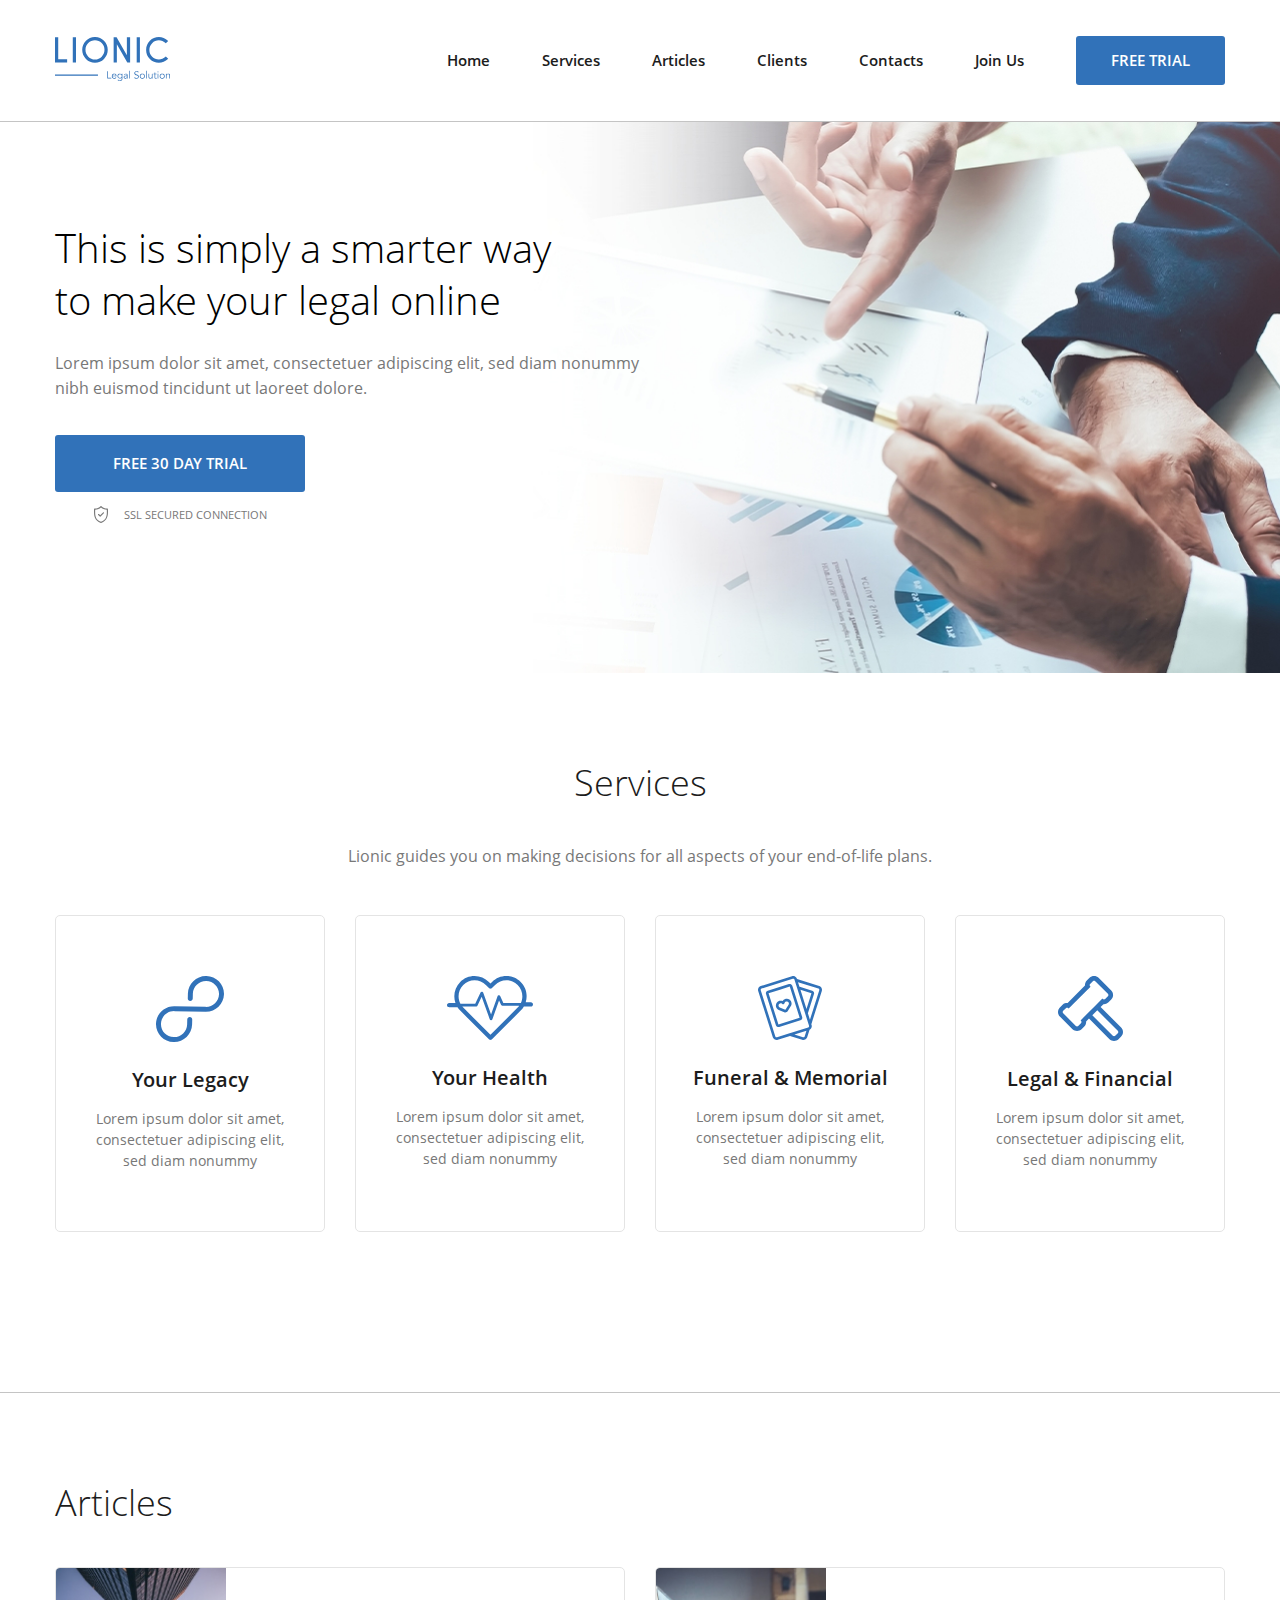
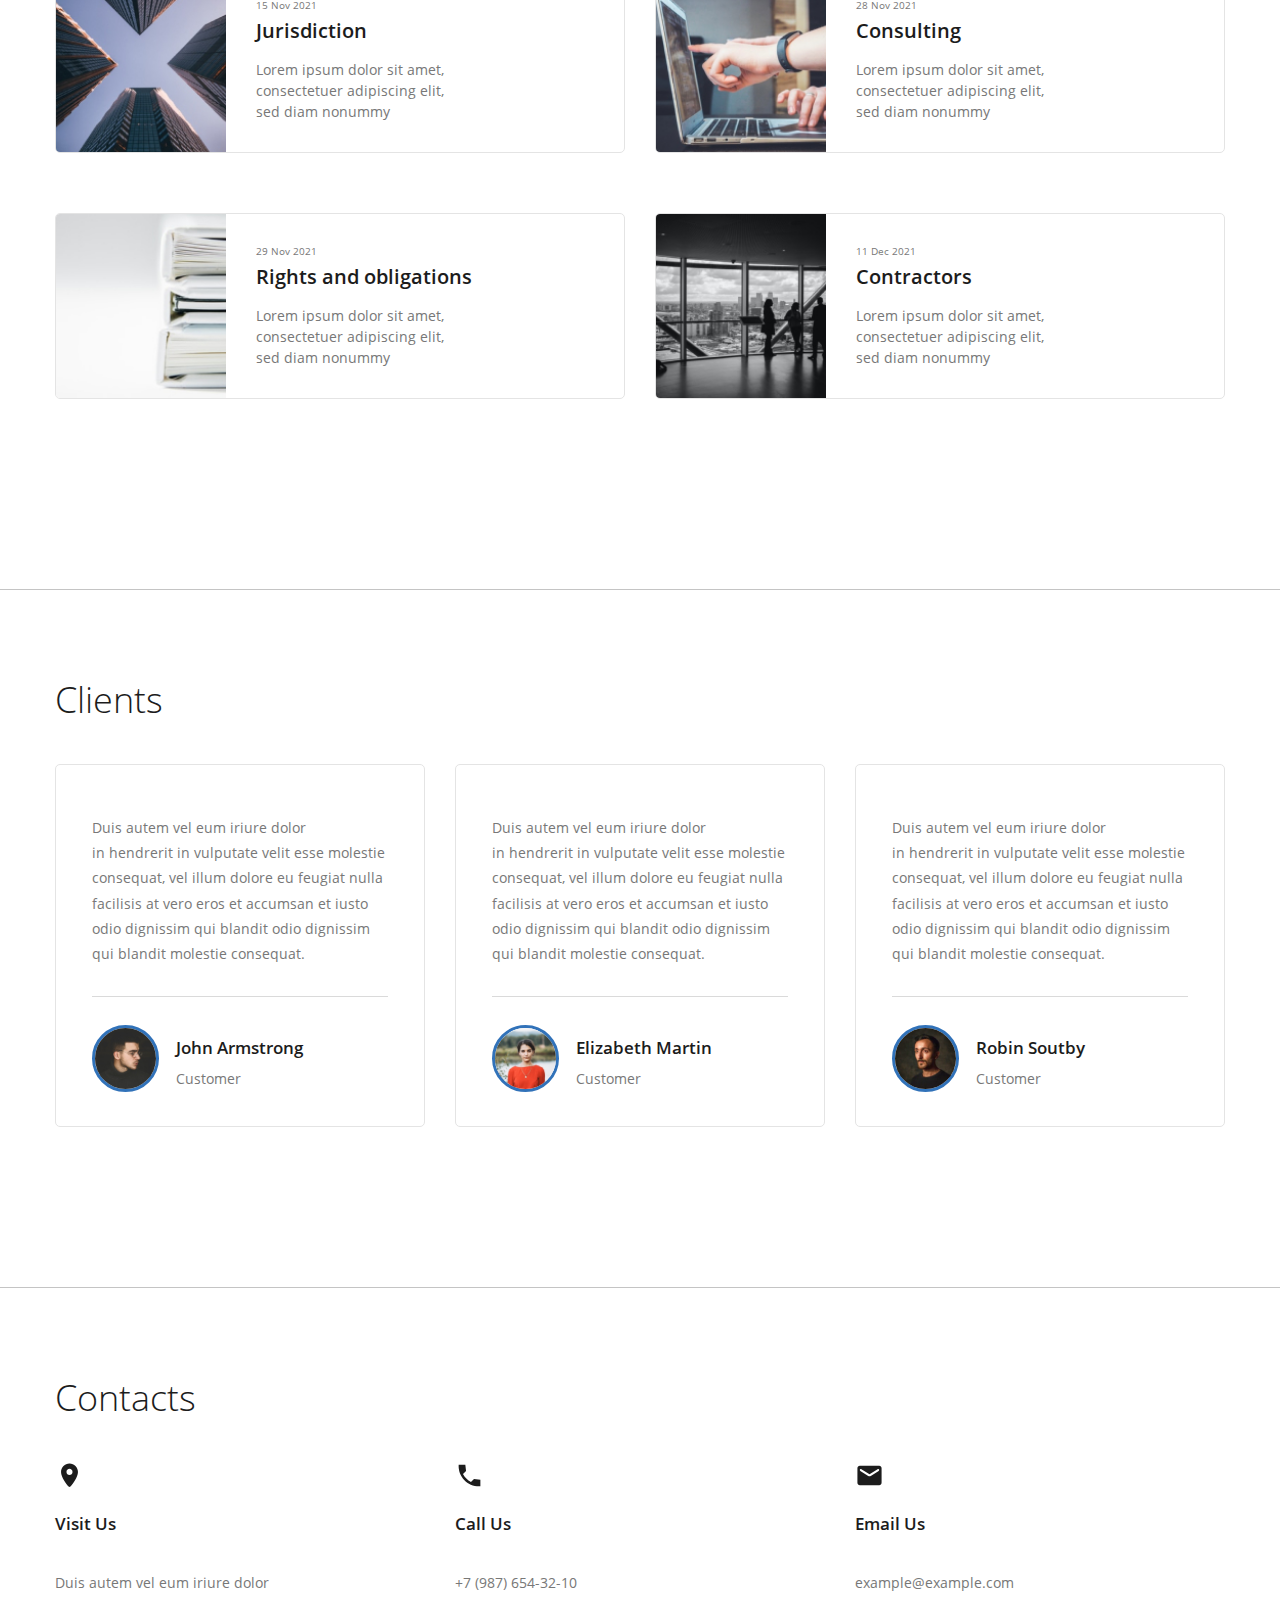
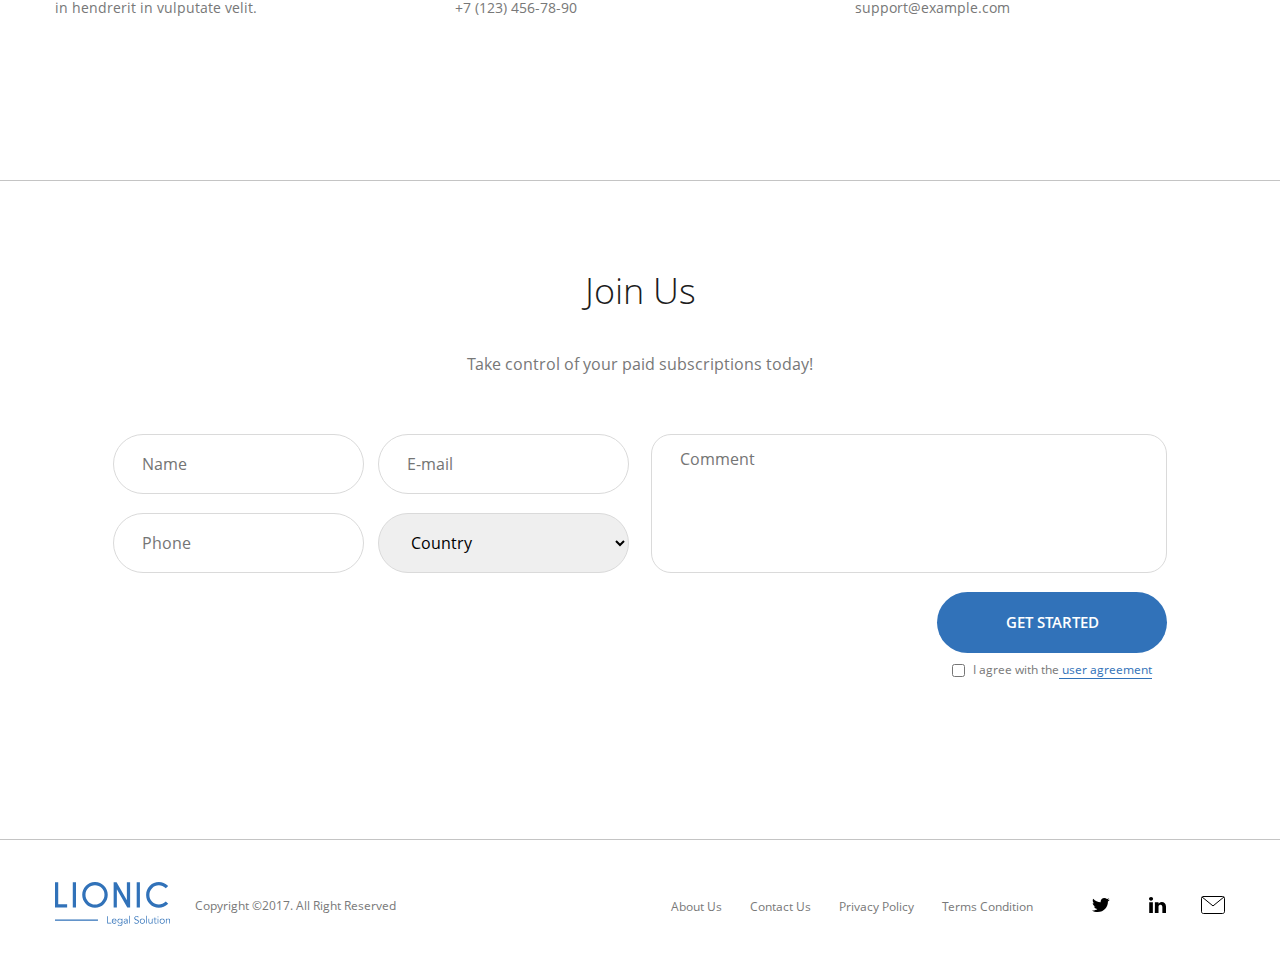
<file: Лионик от куратора 11.3/index.html>
<!DOCTYPE html>
<html lang="en">

<head>
  <meta charset="UTF-8">
  <meta name="viewport" content="width=device-width, initial-scale=1.0">
  <title>Lionic</title>
  <link rel="stylesheet" href="css/normalize.css">
  <link rel="stylesheet" href="css/style.css">

</head>

<body>
  <header class="header" id="home">
    <div class="container flex header-container">
      <a href="#" class="header-logo">
        <img src="img/logo.svg" alt="Logo">
      </a>
      <nav class="header-nav">
        <ul class="header-list list-reset flex">
          <li class="header-list-item"><a href="#home" class="header-link">Home</a></li>
          <li class="header-list-item"><a href="#services" class="header-link">Services</a></li>
          <li class="header-list-item"><a href="#articles" class="header-link">Articles</a></li>
          <li class="header-list-item"><a href="#clients" class="header-link">Clients</a></li>
          <li class="header-list-item"><a href="#contacts" class="header-link">Contacts</a></li>
          <li class="header-list-item"><a href="#join" class="header-link">Join Us</a></li>
        </ul>
      </nav>
      <button class="header-btn btn btn-reset">Free Trial</button>
    </div>
  </header>
  <main class="main">
    <section class="hero">
      <div class="container">
        <div class="hero-content flex">
          <h1 class="hero-title">
            This is&nbsp;simply a&nbsp;smarter way to&nbsp;make your legal online
          </h1>
          <p class="hero-descr">
            Lorem ipsum dolor sit amet, consectetuer adipiscing elit, sed diam nonummy nibh euismod tincidunt
            ut&nbsp;laoreet dolore.
          </p>
          <div class="hero-wrapper">
            <button class="hero-btn btn btn-reset">Free 30 day trial</button>
            <span class="hero-secure">SSL secured connection</span>
          </div>
        </div>
      </div>
    </section>
    <section class="services section-offset" id="services">
      <div class="container">
        <h2 class="services-title section-title">Services</h2>
        <p class="services-descr section-descr">Lionic guides you on&nbsp;making decisions for all aspects of&nbsp;your
          end-of-life plans.</p>
        <ul class="services-list list-reset flex">
          <li class="services-item flex">
            <svg class="services-item-icon" width="68" height="66" viewBox="0 0 68 66" fill="none"
              xmlns="http://www.w3.org/2000/svg">
              <g clip-path="url(#clip0)">
                <path
                  d="M50.393 0.00398661C40.438 -0.212013 32.146 7.63799 31.9 17.512L31.776 22.483C31.742 23.839 32.833 24.973 34.2 25.003C35.567 25.032 36.713 23.947 36.746 22.591L36.871 17.62C37.049 10.471 43.062 4.77799 50.271 4.93399C57.478 5.09099 63.201 11.038 63.023 18.187C62.844 25.335 56.831 31.029 49.623 30.872L18.5 30.197C8.54499 29.981 0.252987 37.831 0.00698678 47.705C-0.240013 57.579 7.65099 65.78 17.607 65.995C27.562 66.211 35.854 58.362 36.1 48.488L36.223 43.572C36.257 42.215 35.166 41.082 33.799 41.052C32.432 41.022 31.286 42.108 31.252 43.464L31.129 48.38C30.951 55.529 24.938 61.222 17.729 61.066C10.522 60.909 4.79899 54.962 4.97699 47.813C5.15599 40.664 11.169 34.971 18.377 35.127L49.5 35.802C59.456 36.018 67.747 28.169 67.994 18.295C68.24 8.41999 60.349 0.219987 50.394 0.00498661L50.393 0.00398661Z"
                  />
              </g>
              <defs>
                <clipPath id="clip0">
                  <rect width="68" height="66" fill="white" />
                </clipPath>
              </defs>
            </svg>
            <h3 class="services-item-title">
              Your Legacy
            </h3>
            <p class="services-item-descr">
              Lorem ipsum dolor sit amet, consectetuer adipiscing elit, sed diam nonummy
            </p>
          </li>
          <li class="services-item flex">
            <svg class="services-item-icon" width="86" height="64" viewBox="0 0 86 64" fill="none"
              xmlns="http://www.w3.org/2000/svg">
              <path
                d="M79.622 20.272C79.622 22.336 79.316 24.352 78.726 26.27H83.868C85.045 26.27 86 27.227 86 28.406C86 29.586 85.045 30.541 83.868 30.541H77.47C77.268 30.541 77.073 30.513 76.888 30.461C76.0053 31.9743 74.9311 33.3675 73.692 34.606L44.972 63.374C44.7741 63.5725 44.539 63.73 44.2802 63.8375C44.0213 63.9449 43.7438 64.0002 43.4635 64.0002C43.1832 64.0002 42.9057 63.9449 42.6468 63.8375C42.388 63.73 42.1529 63.5725 41.955 63.374L13.233 34.606C12.1963 33.5688 11.2752 32.422 10.486 31.186C10.315 31.23 10.136 31.254 9.95 31.254H2.132C1.85176 31.2537 1.57431 31.1983 1.31551 31.0908C1.0567 30.9833 0.821595 30.8259 0.623621 30.6276C0.425646 30.4292 0.268677 30.1938 0.161676 29.9348C0.0546755 29.6758 -0.000261829 29.3983 9.38171e-07 29.118C9.38171e-07 27.938 0.955001 26.982 2.132 26.982H8.447C5.965 19.861 7.56 11.618 13.233 5.93801C15.1066 4.05015 17.3363 2.55313 19.793 1.5338C22.2497 0.514473 24.8843 -0.00687342 27.544 1.15198e-05C32.95 1.15198e-05 38.034 2.10901 41.856 5.93801L43.463 7.54701L45.07 5.93701C46.9438 4.04921 49.1737 2.55231 51.6306 1.53315C54.0874 0.513987 56.7222 -0.0071368 59.382 1.15198e-05C62.0417 -0.00681806 64.6763 0.514553 67.133 1.53388C69.5896 2.55321 71.8194 4.0502 73.693 5.93801C75.5791 7.8172 77.0741 10.0515 78.0918 12.5117C79.1094 14.972 79.6295 17.6096 79.622 20.272ZM70.678 8.95701C69.1987 7.46697 67.4383 6.28548 65.4989 5.48108C63.5595 4.67667 61.4796 4.26536 59.38 4.27101C57.2807 4.26563 55.2012 4.67706 53.2622 5.48146C51.3231 6.28586 49.563 7.46721 48.084 8.95701L44.969 12.077C44.7713 12.2754 44.5364 12.4329 44.2777 12.5403C44.019 12.6478 43.7416 12.7031 43.4615 12.7031C43.1814 12.7031 42.904 12.6478 42.6453 12.5403C42.3866 12.4329 42.1517 12.2754 41.954 12.077L38.84 8.95701C37.3608 7.46718 35.6005 6.28582 33.6613 5.48142C31.7221 4.67703 29.6424 4.26561 27.543 4.27101C25.4437 4.26546 23.3642 4.67682 21.4251 5.48123C19.486 6.28564 17.7259 7.46708 16.247 8.95701C11.173 14.04 10.232 21.718 13.425 27.763H28.236L33.538 16.479C33.783 15.959 34.277 15.634 34.891 15.663C35.1717 15.6764 35.4421 15.7726 35.6681 15.9396C35.8942 16.1065 36.0657 16.3367 36.161 16.601L44.051 38.487L50.542 20.168C50.6364 19.9007 50.8086 19.6678 51.0365 19.4992C51.2643 19.3306 51.5374 19.2341 51.8206 19.2221C52.1038 19.21 52.3842 19.283 52.6255 19.4316C52.8669 19.5802 53.0583 19.7977 53.175 20.056L56.351 27.051H73.852C76.612 21.125 75.554 13.842 70.677 8.95701H70.678ZM16.248 31.586L43.463 58.844L70.678 31.586C71.2253 31.038 71.7323 30.4512 72.195 29.83H55.736C55.179 29.83 54.373 29.573 54.143 29.064L52.046 24.444L45.404 43.189C45.204 43.755 44.67 44.135 44.069 44.136H44.066C43.466 44.136 42.933 43.76 42.729 43.196L34.653 20.798L30.426 29.794C30.192 30.292 29.99 30.541 29.439 30.541H15.293C15.593 30.901 15.912 31.249 16.248 31.586Z"
                />
            </svg>
            <h3 class="services-item-title">
              Your Health
            </h3>
            <p class="services-item-descr">
              Lorem ipsum dolor sit amet, consectetuer adipiscing elit, sed diam nonummy
            </p>
          </li>
          <li class="services-item flex">
            <svg class="services-item-icon" width="64" height="64" viewBox="0 0 64 64" fill="none"
              xmlns="http://www.w3.org/2000/svg">
              <path
                d="M63.8101 15.073L53.3321 48.146L53.5791 48.926C53.7393 49.4264 53.7986 49.9537 53.7536 50.4772C53.7086 51.0008 53.5603 51.5102 53.3171 51.976C52.9241 52.732 52.3171 53.329 51.5701 53.704L51.5611 53.737L49.1941 61.207C48.8722 62.2171 48.1632 63.0585 47.2223 63.5469C46.2815 64.0354 45.1853 64.131 44.1741 63.813L32.0001 59.957L19.8261 63.813C18.8148 64.131 17.7187 64.0354 16.7778 63.5469C15.8369 63.0585 15.1279 62.2171 14.8061 61.207L0.188058 15.074C0.0280711 14.5735 -0.0310613 14.0462 0.0140824 13.5227C0.0592262 12.9991 0.20775 12.4897 0.451058 12.024C0.69167 11.5566 1.02267 11.1416 1.42487 10.8031C1.82706 10.4646 2.29245 10.2093 2.79406 10.052L33.9431 0.187C34.9542 -0.131631 36.0504 -0.0363451 36.9915 0.451969C37.9325 0.940283 38.6415 1.78178 38.9631 2.792L39.0401 3.034C39.0491 3.036 39.0581 3.037 39.0661 3.04L61.2061 10.053C61.7073 10.2103 62.1723 10.4654 62.5743 10.8035C62.9763 11.1417 63.3073 11.5561 63.5481 12.023C64.0401 12.973 64.1331 14.055 63.8101 15.073ZM48.4441 54.75L36.4161 58.559L44.9781 61.271C45.3153 61.3777 45.6811 61.3463 45.9951 61.1835C46.3092 61.0208 46.5458 60.7401 46.6531 60.403L48.4441 54.75ZM51.0371 49.732L36.4211 3.598C36.3142 3.26106 36.078 2.98029 35.7644 2.81736C35.4507 2.65442 35.0852 2.62264 34.7481 2.729L3.60006 12.595C3.26006 12.702 2.98306 12.935 2.81906 13.252C2.73787 13.4073 2.68829 13.5771 2.67319 13.7517C2.65808 13.9263 2.67775 14.1021 2.73106 14.269L17.3471 60.402C17.5691 61.103 18.3201 61.492 19.0211 61.271L31.5611 57.299C31.5891 57.289 31.6171 57.279 31.6461 57.272L50.1691 51.405C50.5091 51.298 50.7861 51.065 50.9491 50.748C51.1141 50.432 51.1451 50.071 51.0371 49.731V49.732ZM48.4971 32.885L53.4461 17.265L42.4451 13.781L48.4971 32.885ZM61.1801 13.25C61.0998 13.0945 60.9896 12.9565 60.8557 12.8439C60.7218 12.7313 60.567 12.6464 60.4001 12.594L40.0231 6.14L41.4691 10.701C41.5571 10.711 41.6451 10.729 41.7321 10.757L54.2501 14.722C54.5841 14.8269 54.894 14.9969 55.1619 15.2223C55.4299 15.4477 55.6505 15.7239 55.8111 16.035C55.9734 16.3456 56.0726 16.6852 56.1028 17.0344C56.133 17.3835 56.0937 17.7352 55.9871 18.069L49.8951 37.297L51.9331 43.731L61.2681 14.267C61.3751 13.927 61.3441 13.567 61.1801 13.25ZM30.9401 23.336C31.5152 23.6323 32.0259 24.0398 32.4425 24.5349C32.8591 25.0299 33.1733 25.6027 33.3671 26.22C33.5725 26.8654 33.633 27.5483 33.5443 28.2198C33.4557 28.8913 33.22 29.535 32.8541 30.105L29.6411 35.126C29.3916 35.5142 29.0489 35.8336 28.6441 36.0552C28.2393 36.2767 27.7855 36.3932 27.3241 36.394C26.9701 36.394 26.6161 36.326 26.2841 36.19L20.7651 33.936C20.1378 33.6806 19.5745 33.29 19.1154 32.792C18.6563 32.2941 18.3127 31.701 18.1091 31.055C17.9119 30.4388 17.8389 29.7897 17.8943 29.1451C17.9498 28.5006 18.1326 27.8734 18.4321 27.3C18.7284 26.7249 19.1359 26.2142 19.631 25.7976C20.126 25.3811 20.6988 25.0668 21.3161 24.873C22.3839 24.5378 23.5338 24.5745 24.5781 24.977C25.1998 24.0462 26.1189 23.3539 27.1851 23.013C27.8013 22.8161 28.4504 22.7433 29.0949 22.7987C29.7394 22.8541 30.3665 23.0368 30.9401 23.336ZM30.8251 27.025C30.7361 26.742 30.5919 26.4795 30.4009 26.2526C30.2098 26.0257 29.9757 25.8389 29.7121 25.703C29.4491 25.5656 29.1615 25.4818 28.8659 25.4564C28.5703 25.431 28.2726 25.4645 27.9901 25.555C27.6178 25.6716 27.2823 25.8833 27.0168 26.1692C26.7513 26.455 26.565 26.8051 26.4761 27.185C26.4221 27.4083 26.3114 27.6139 26.1547 27.7819C25.998 27.9499 25.8006 28.0747 25.5816 28.1441C25.3626 28.2135 25.1294 28.2251 24.9045 28.178C24.6797 28.1309 24.4708 28.0265 24.2981 27.875C24.0064 27.6158 23.6523 27.4371 23.2705 27.3565C22.8888 27.2758 22.4926 27.296 22.1211 27.415C21.838 27.5042 21.5755 27.6487 21.3488 27.8401C21.122 28.0315 20.9355 28.266 20.8001 28.53C20.6627 28.793 20.5789 29.0806 20.5535 29.3762C20.5281 29.6718 20.5616 29.9694 20.6521 30.252C20.8271 30.805 21.2371 31.249 21.7751 31.469L27.2931 33.723C27.3114 33.731 27.3322 33.7317 27.3511 33.725C27.3696 33.7194 27.3856 33.7074 27.3961 33.691L30.6091 28.669C30.9231 28.179 31.0021 27.581 30.8261 27.027L30.8251 27.025ZM44.1721 40.932C44.2788 41.2656 44.3183 41.6171 44.2882 41.966C44.2582 42.315 44.1592 42.6545 43.9971 42.965C43.8365 43.2764 43.6158 43.5529 43.3477 43.7785C43.0796 44.004 42.7694 44.1742 42.4351 44.279L21.2401 50.994C20.5659 51.2062 19.835 51.1426 19.2077 50.817C18.5803 50.4914 18.1076 49.9305 17.8931 49.257L8.01306 18.07C7.90624 17.7362 7.8667 17.3846 7.89674 17.0355C7.92678 16.6863 8.0258 16.3466 8.18806 16.036C8.34862 15.7249 8.56923 15.4487 8.83717 15.2233C9.1051 14.9979 9.41503 14.8279 9.74906 14.723L30.9451 8.009C31.6194 7.79619 32.3506 7.85955 32.9782 8.18519C33.6059 8.51083 34.0788 9.07215 34.2931 9.746L44.1721 40.932ZM41.6301 41.737L31.7501 10.551L21.9781 13.645L10.5531 17.264L20.4331 48.45L41.6301 41.737Z"
                />
            </svg>
            <h3 class="services-item-title">
              Funeral & Memorial
            </h3>
            <p class="services-item-descr">
              Lorem ipsum dolor sit amet, consectetuer adipiscing elit, sed diam nonummy
            </p>
          </li>
          <li class="services-item flex">
            <svg class="services-item-icon" width="65" height="65" viewBox="0 0 65 65" fill="none"
              xmlns="http://www.w3.org/2000/svg">
              <path
                d="M63.131 51.506C64.3269 52.7045 64.9985 54.3285 64.9985 56.0215C64.9985 57.7146 64.3269 59.3385 63.131 60.537L60.54 63.13C59.9482 63.7249 59.2442 64.1965 58.4689 64.5175C57.6935 64.8385 56.8622 65.0025 56.023 65C55.184 65.0024 54.3529 64.8384 53.5777 64.5174C52.8025 64.1964 52.0987 63.7249 51.507 63.13L30.988 42.613L28.126 45.475C28.2028 46.397 28.077 47.3246 27.7574 48.1928C27.4378 49.061 26.9322 49.8488 26.276 50.501L23.55 53.227C22.9583 53.8218 22.2545 54.2934 21.4793 54.6143C20.7042 54.9353 19.873 55.0994 19.034 55.097C18.1952 55.0993 17.3642 54.9352 16.5892 54.6142C15.8142 54.2932 15.1106 53.8217 14.519 53.227L1.86503 40.575C0.66925 39.3767 -0.00231934 37.7529 -0.00231934 36.06C-0.00231934 34.3671 0.66925 32.7434 1.86503 31.545L4.59103 28.819C5.24326 28.1629 6.03107 27.6573 6.89928 27.3377C7.76748 27.0182 8.69507 26.8923 9.61703 26.969L26.97 9.61902C26.8953 8.69769 27.0219 7.77112 27.341 6.90358C27.6601 6.03605 28.1641 5.24832 28.818 4.59502L31.543 1.87002C32.1347 1.27539 32.8383 0.803958 33.6133 0.48298C34.3883 0.162003 35.2192 -0.00214761 36.058 2.1214e-05C37.764 2.1214e-05 39.368 0.664021 40.574 1.87002L53.227 14.522C54.4226 15.7205 55.094 17.3442 55.094 19.037C55.094 20.7298 54.4226 22.3536 53.227 23.552L50.502 26.278C49.8497 26.9342 49.0617 27.4398 48.1933 27.7594C47.3249 28.079 46.3972 28.2048 45.475 28.128L42.613 30.99L63.131 51.506ZM31.164 35.784L35.783 31.165L39.243 27.705L44.398 22.551L44.798 22.951C45.126 23.279 45.556 23.443 45.986 23.443C46.416 23.443 46.846 23.279 47.175 22.951L49.9 20.226C50.0561 20.07 50.1798 19.8848 50.2643 19.681C50.3487 19.4771 50.3922 19.2587 50.3922 19.038C50.3922 18.8174 50.3487 18.5989 50.2643 18.3951C50.1798 18.1912 50.0561 18.006 49.9 17.85L37.246 5.19702C37.0901 5.04084 36.905 4.91699 36.7011 4.83256C36.4972 4.74813 36.2787 4.70479 36.058 4.70502C35.628 4.70502 35.198 4.86902 34.87 5.19702L32.144 7.92202C31.9879 8.07804 31.864 8.26332 31.7794 8.46725C31.6949 8.67118 31.6514 8.88977 31.6514 9.11052C31.6514 9.33128 31.6949 9.54987 31.7794 9.7538C31.864 9.95773 31.9879 10.143 32.144 10.299L32.544 10.699L10.694 32.546L10.294 32.146C10.1381 31.9898 9.95296 31.866 9.74909 31.7816C9.54523 31.6971 9.32669 31.6538 9.10603 31.654C8.67603 31.654 8.24603 31.818 7.91803 32.146L5.19303 34.87C5.03701 35.026 4.91325 35.2112 4.82881 35.4151C4.74437 35.6189 4.70091 35.8374 4.70091 36.058C4.70091 36.2787 4.74437 36.4971 4.82881 36.701C4.91325 36.9048 5.03701 37.09 5.19303 37.246L17.846 49.9C18.174 50.228 18.604 50.392 19.034 50.392C19.464 50.392 19.894 50.228 20.223 49.9L22.948 47.175C23.1042 47.019 23.2281 46.8337 23.3126 46.6298C23.3971 46.4259 23.4407 46.2073 23.4407 45.9865C23.4407 45.7658 23.3971 45.5472 23.3126 45.3433C23.2281 45.1393 23.1042 44.954 22.948 44.798L22.548 44.398L27.703 39.244L31.164 35.784ZM59.804 54.834L39.285 34.317L34.315 39.287L54.835 59.803C55.162 60.131 55.593 60.295 56.023 60.295C56.453 60.295 56.883 60.131 57.211 59.803L59.804 57.21C59.9601 57.054 60.0838 56.8688 60.1683 56.665C60.2527 56.4611 60.2962 56.2427 60.2962 56.022C60.2962 55.8014 60.2527 55.5829 60.1683 55.3791C60.0838 55.1752 59.9601 54.99 59.804 54.834Z"
                />
            </svg>
            <h3 class="services-item-title">
              Legal & Financial
            </h3>
            <p class="services-item-descr">
              Lorem ipsum dolor sit amet, consectetuer adipiscing elit, sed diam nonummy
            </p>
          </li>
        </ul>
      </div>
    </section>
    <section class="articles section-offset" id="articles">
      <div class="container">
        <h2 class="title section-title">Articles</h2>
        <ul class="articles-list list-reset flex">
          <li class="articles-item">
            <article class="blog-preview flex">
              <a href="#" class="blog-preview-link">
                <img class="blog-preview-image" src="img/blog-1.jpg" alt="Blog Photo 1">
                <div class="blog-preview-text">
                  <time class="blog-preview-time" datetime="2021-11-15 19:30">15 Nov 2021</time>
                  <h3 class="blog-preview-title">Jurisdiction</h3>
                  <p class="blog-preview-descr">
                    Lorem ipsum dolor sit amet, consectetuer adipiscing elit, sed diam nonummy
                  </p>
                </div>
              </a>
            </article>
          </li>
          <li class="articles-item">
            <article class="blog-preview flex">
              <a href="#" class="blog-preview-link">
                <img class="blog-preview-image" src="img/blog-2.jpg" alt="Blog Photo 2">
                <div class="blog-preview-text">
                  <time class="blog-preview-time" datetime="2021-11-28 19:30">28 Nov 2021</time>
                  <h3 class="blog-preview-title">Consulting</h3>
                  <p class="blog-preview-descr">
                    Lorem ipsum dolor sit amet, consectetuer adipiscing elit, sed diam nonummy
                  </p>
                </div>
              </a>
            </article>
          </li>
          <li class="articles-item">
            <article class="blog-preview flex">
              <a href="#" class="blog-preview-link">
                <img class="blog-preview-image" src="img/blog-3.jpg" alt="Blog Photo 2">
                <div class="blog-preview-text">
                  <time class="blog-preview-time" datetime="2021-11-29 19:30">29 Nov 2021</time>
                  <h3 class="blog-preview-title">Rights and obligations</h3>
                  <p class="blog-preview-descr">
                    Lorem ipsum dolor sit amet, consectetuer adipiscing elit, sed diam nonummy
                  </p>
                </div>
              </a>
            </article>
          </li>
          <li class="articles-item">
            <article class="blog-preview flex">
              <a href="#" class="blog-preview-link">
                <img class="blog-preview-image" src="img/blog-4.jpg" alt="Blog Photo 2">
                <div class="blog-preview-text">
                  <time class="blog-preview-time" datetime="2021-12-11 19:30">11 Dec 2021</time>
                  <h3 class="blog-preview-title">Contractors</h3>
                  <p class="blog-preview-descr">
                    Lorem ipsum dolor sit amet, consectetuer adipiscing elit, sed diam nonummy
                  </p>
                </div>
              </a>
            </article>
          </li>
        </ul>
      </div>
    </section>
    <section class="clients section-offset" id="clients">
      <div class="container">
        <h2 class="clients-title section-title">Clients</h2>
        <ul class="clients-list list-reset flex">
          <li class="clients-item flex">
            <p class="clients-item-descr">
              Duis autem vel eum iriure dolor in&nbsp;hendrerit in&nbsp;vulputate velit esse molestie consequat, vel
              illum
              dolore eu&nbsp;feugiat nulla facilisis at&nbsp;vero eros et&nbsp;accumsan et&nbsp;iusto odio dignissim qui
              blandit odio dignissim qui blandit molestie consequat.
            </p>
            <div class="clients-user flex">
              <div class="clients-avatar">
                <img src="img/client-1.jpg" alt="John Armstrong">
              </div>
              <div class="clients-text">
                <div class="clients-name">John Armstrong</div>
                <span class="clients-post">Customer</span>
              </div>
            </div>
          </li>
          <li class="clients-item flex">
            <p class="clients-item-descr">
              Duis autem vel eum iriure dolor in&nbsp;hendrerit in&nbsp;vulputate velit esse molestie consequat, vel
              illum
              dolore eu&nbsp;feugiat nulla facilisis at&nbsp;vero eros et&nbsp;accumsan et&nbsp;iusto odio dignissim qui
              blandit odio dignissim qui blandit molestie consequat.
            </p>
            <div class="clients-user flex">
              <div class="clients-avatar">
                <img src="img/client-2.jpg" alt="Elizabeth Martin">
              </div>
              <div class="clients-text">
                <div class="clients-name">Elizabeth Martin</div>
                <span class="clients-post">Customer</span>
              </div>
            </div>
          </li>
          <li class="clients-item flex">
            <p class="clients-item-descr">
              Duis autem vel eum iriure dolor in&nbsp;hendrerit in&nbsp;vulputate velit esse molestie consequat, vel
              illum
              dolore eu&nbsp;feugiat nulla facilisis at&nbsp;vero eros et&nbsp;accumsan et&nbsp;iusto odio dignissim qui
              blandit odio dignissim qui blandit molestie consequat.
            </p>
            <div class="clients-user flex">
              <div class="clients-avatar">
                <img src="img/client-3.jpg" alt="Robin Soutby">
              </div>
              <div class="clients-text">
                <div class="clients-name">Robin Soutby</div>
                <span class="clients-post">Customer</span>
              </div>
            </div>
          </li>
        </ul>
      </div>
    </section>
    <section class="contacts section-offset" id="contacts">
      <div class="container">
        <h2 class="contacts-title section-title">
          Contacts
        </h2>
        <address class="contacts-address">
          <ul class="contacts-list list-reset flex">
            <li class="contacts-item contacts-item-address flex">
              <strong class="contacts-item-caption">Visit Us</strong>
              <p class="contacts-item-text">
                Duis autem vel eum iriure dolor in&nbsp;hendrerit in&nbsp;vulputate velit.
              </p>
            </li>
            <li class="contacts-item contacts-item-call flex">
              <strong class="contacts-item-caption">Call Us</strong>
              <a href="tel:+79876543210" class="contacts-item-link">+7 (987) 654-32-10</a>
              <a href="tel:+71234567890" class="contacts-item-link">+7 (123) 456-78-90</a>
            </li>
            <li class="contacts-item contacts-item-mail flex">
              <strong class="contacts-item-caption">Email Us</strong>
              <a href="mailto:example@example.com" class="contacts-item-link">example@example.com</a>
              <a href="mailto:support@example.com" class="contacts-item-link">support@example.com</a>
            </li>
          </ul>
        </address>
      </div>
    </section>
    <section class="join-us section-offset" id="join">
			<div class="container join-us-container">
        <h2 class="section-title join-us-title">Join Us</h2>
        <p class="join-us-descr section-descr">Take control of your paid subscriptions today!</p>
        <form action="https://jsonplaceholder.typicode.com/posts" method="POST" class="form">
          <div class="form-top">
            <div class="form-left">
              <input type="text" class="form-input" required name="name" placeholder="Name">
              <input type="email" class="form-input" required name="e-mail" placeholder="E-mail">
              <input type="tel" class="form-input" required name="phone" placeholder="Phone">
              <select name="country" class="form-select">
                <option value="Country" disabled selected>Country</option>
                <option value="United Kingdom">United Kingdom</option>
                <option value="United States">United States</option>
                <option value="France">France</option>
                <option value="Germany">Germany</option>
                <option value="Spain">Spain</option>
                <option value="Spain">Estonia</option>
              </select>
            </div>
            <div class="form-right">
              <textarea name="comment" class="form-textarea" placeholder="Comment"></textarea>
            </div>
          </div>
					<div class="form-bottom">
						<div class="form-wrapper">
							<button class="btn-reset btn form-btn" type="submit">Get Started</button>
							<label class="form-check">
								<input type="checkbox" required>
								I agree with the <a href="#">&nbsp;user agreement</a>
							</label>
						</div>
					</div>
        </form>
      </div>
		</section>
  </main>
  <footer class="footer">
    <div class="container footer-container flex">
      <div class="footer-left flex">
        <a href="#" class="footer-logo">
          <img src="img/logo.svg" alt="Logo">
        </a>
        <small class="footer-copy">
          Copyright ©2017. All Right Reserved
        </small>
      </div>
      <div class="footer-right flex">
        <nav class="footer-nav">
          <ul class="footer-list list-reset flex">
            <li class="footer-item">
              <a href="#" target="_blank" class="footer-link">About Us</a>
            </li>
            <li class="footer-item">
              <a href="#" target="_blank" class="footer-link">Contact Us</a>
            </li>
            <li class="footer-item">
              <a href="#" target="_blank" class="footer-link">Privacy Policy</a>
            </li>
            <li class="footer-item">
              <a href="#" target="_blank" class="footer-link">Terms Condition</a>
            </li>
          </ul>
        </nav>
        <ul class="social list-reset flex">
          <li class="social-item"><a href="#" class="social-link social-link-tw">
            <svg width="18" height="14" viewBox="0 0 18 14" fill="none" xmlns="http://www.w3.org/2000/svg">
              <path
                d="M17.719 1.65632C17.0672 1.93749 16.3672 2.12756 15.6312 2.213C16.3824 1.77569 16.9578 1.08271 17.2295 0.257952C16.516 0.66998 15.7351 0.960048 14.9207 1.11556C14.258 0.428779 13.313 0 12.2675 0C10.2607 0 8.63311 1.58169 8.63311 3.53391C8.63311 3.81052 8.66516 4.08038 8.72676 4.33947C5.70575 4.19186 3.02744 2.78497 1.2347 0.647183C0.921659 1.16929 0.742478 1.77633 0.742478 2.42402C0.742478 3.64991 1.38427 4.73153 2.35946 5.36512C1.78217 5.34773 1.21754 5.19623 0.712779 4.9233V4.96795C0.712779 6.68033 1.96554 8.10817 3.6285 8.4329C3.32302 8.51427 3.00243 8.55679 2.67076 8.55679C2.43627 8.55679 2.20876 8.53521 1.98651 8.49457C2.44908 9.89809 3.7915 10.9197 5.38164 10.9486C4.13761 11.8967 2.57008 12.4619 0.867562 12.4619C0.574324 12.4619 0.284511 12.4449 0 12.4115C1.60887 13.4145 3.51914 14 5.57194 14C12.2576 14 15.914 8.61508 15.914 3.94522C15.914 3.79191 15.9105 3.63974 15.9029 3.48812C16.6153 2.98716 17.2303 2.36688 17.719 1.65632Z"
                />
            </svg>
          </a></li>
          <li class="social-item"><a href="#" class="social-link social-link-linkedin">
            <svg width="17" height="16" viewBox="0 0 17 16" fill="none" xmlns="http://www.w3.org/2000/svg">
              <g clip-path="url(#clip0)">
                <path
                  d="M3.85973 15.999V5.20386H0.215035V15.999H3.85973ZM2.03785 3.72907C3.30882 3.72907 4.09994 2.90013 4.09994 1.86422C4.07626 0.804959 3.30887 -0.000976562 2.06197 -0.000976562C0.815269 -0.000976562 0 0.804975 0 1.86422C0 2.90018 0.790923 3.72907 2.01406 3.72907H2.03774H2.03785ZM5.87706 15.999H9.52175V9.97048C9.52175 9.64784 9.54543 9.32554 9.64168 9.0949C9.90516 8.45027 10.5049 7.78262 11.5117 7.78262C12.8305 7.78262 13.3582 8.77258 13.3582 10.2238V15.999H17.0026V9.8091C17.0026 6.49325 15.2045 4.95042 12.8065 4.95042C10.8404 4.95042 9.9771 6.03237 9.49751 6.76928H9.52184V5.20363H5.87714C5.92497 6.21659 5.87714 15.9988 5.87714 15.9988L5.87706 15.999Z"
                  />
              </g>
              <defs>
                <clipPath id="clip0">
                  <rect width="17" height="16" fill="white" />
                </clipPath>
              </defs>
            </svg>
          </a></li>
          <li class="social-item"><a href="#" class="social-link social-link-mail">
            <svg width="24" height="18" viewBox="0 0 24 18" fill="none" xmlns="http://www.w3.org/2000/svg">
              <path
                d="M2.4 0.5H21.6C22.6747 0.5 23.5 1.31855 23.5 2.25V15.75C23.5 16.6814 22.6747 17.5 21.6 17.5H2.4C1.32525 17.5 0.5 16.6814 0.5 15.75V2.25C0.5 1.31855 1.32525 0.5 2.4 0.5Z"
                stroke-linecap="round" stroke-linejoin="round" />
              <path d="M22.8478 1.0625L12 9.93794L1.15222 1.0625" stroke-linecap="round"
                stroke-linejoin="round" />
            </svg>
          </a></li>
        </ul>
      </div>
    </div>
  </footer>
</body>

</html>
</file>
<file: Лионик от куратора 11.3/css/style.css>
html {
  box-sizing: border-box;
}

*,
*::before,
*::after {
  box-sizing: inherit;
}

a {
  color: inherit;
  text-decoration: none;
}

img {
  max-width: 100%;
}

@font-face {
  font-family: 'OpenSans';
  src: local('OpenSans-Regular'),
    url('../fonts/OpenSansRegular.woff2') format('woff2'),
    url('../fonts/OpenSansRegular.woff') format('woff');
  font-display: swap;
  font-weight: 400;
  font-style: normal;
}

@font-face {
  font-family: 'OpenSans';
  src: local('OpenSans-Light'),
    url('../fonts/OpenSansLight.woff2') format('woff2'),
    url('../fonts/OpenSansLight.woff') format('woff');
  font-display: swap;
  font-weight: 300;
  font-style: normal;
}

@font-face {
  font-family: 'OpenSans';
  src: local('OpenSans-SemiBold'),
    url('../fonts/OpenSansSemiBold.woff2') format('woff2'),
    url('../fonts/OpenSansSemiBold.woff') format('woff');
  font-display: swap;
  font-weight: 600;
  font-style: normal;
}

body {
  min-width: 320px;
  font-family: "OpenSans", sans-serif;
  font-weight: 400;
  width: 100%;
}

:root {
  --gap: 30px;
}

/* glob */
.list-reset {
  margin: 0;
  padding: 0;
  list-style: none;
}

.btn-reset {
  padding: 0;
  border: none;
  background-color: transparent;
  cursor: pointer;
}

.btn {
  position: relative;
  outline: none;
  border-radius: 3px;
  padding: 16px 35px;
  font-family: inherit;
  font-weight: 600;
  font-size: 15px;
  text-transform: uppercase;
  color: #fff;
  background-color: #3172b9;
  transition: background-color 0.3s ease-in-out;
}

.btn::after {
  content: "";
  position: absolute;
  left: -3px;
  top: -3px;
  right: -3px;
  bottom: -3px;
  border-radius: inherit;
  border: 1px solid #3172b9;
  opacity: 0;
  outline: none;
  transition: opacity 0.3s ease-in-out;
}

.btn:focus::after {
  opacity: 1;
}

.btn:hover {
  background-color: #71a7e2;
}

.btn:active {
  background-color: #0e3b6c;
}

.btn:active::after {
  opacity: 0;
}

.flex {
  display: flex;
}

.container {
  max-width: 1200px;
  padding: 0 15px;
  margin: 0 auto;
}

.section-title {
  margin: 0;
  margin-bottom: 40px;
  font-weight: 300;
  font-size: 36px;
  line-height: 130%;
  color: #1c1c1c;
}

.section-descr {
  margin: 0;
  margin-bottom: 50px;
  font-size: 16px;
  color: #787878;
}

.section-offset {
  padding-top: 87px;
  padding-bottom: 160px;
}

/* header */
.header {
  border-bottom: 1px solid #c4c4c4;
  padding: 36px 0;
  background-color: #fff;
}

.header-container {
  align-items: center;
}

.header-logo {
  margin-right: auto;
}

.header-nav {
  margin-right: 52px;
}

.header-list-item:not(:last-child) {
  margin-right: 52px;
}

.header-link {
  position: relative;
  font-weight: 600;
  font-size: 15px;
  color: #1c1c1c;
  transition: color 0.3s ease-in-out;
}

.header-link:focus {
  outline-offset: 2px;
  outline: 1px solid #71a7e2;
}

.header-link:hover {
  color: #71a7e2;
}

.header-link::after {
  content: "";
  position: absolute;
  left: 0;
  bottom: 0;
  width: 100%;
  height: 2px;
  background-color: #3474ba;
  opacity: 0;
  transition: opacity 0.3s ease-in-out;
}

.header-link:active {
  outline: none;
}

.header-link:active::after {
  opacity: 1;
}

/* hero */
.hero {
  padding-top: 100px;
  padding-bottom: 150px;
  background-image: url("../img/hero-bg.jpg");
  background-size: cover;
  background-repeat: no-repeat;
  background-position: center;
}

.hero-content {
  width: 50%;
  flex-direction: column;
  align-items: flex-start;
}

.hero-title {
  margin: 0;
  margin-bottom: 25px;
  font-weight: 300;
  font-size: 40px;
  line-height: 130%;
}

.hero-descr {
  margin: 0;
  margin-bottom: 34px;
  font-size: 16px;
  line-height: 155%;
  color: #787878;
}

.hero-wrapper {
  display: flex;
  flex-direction: column;
  align-items: center;
}

.hero-btn {
  margin-bottom: 14px;
  min-width: 250px;
  padding-top: 20px;
  padding-bottom: 20px;
}

.hero-secure {
  padding-left: 30px;
  font-size: 11px;
  line-height: 155%;
  text-transform: uppercase;
  color: #787878;
  background-image: url("../img/secure.svg");
  background-position: left center;
  background-size: 14px 17px;
  background-repeat: no-repeat;
}

/* services */
.services {
  border-bottom: 1px solid #c4c4c4;
}

.services-title {
  text-align: center;
}

.services-descr {
  text-align: center;
}

.services-list {
  --offsets: 3;
  gap: var(--gap);
  flex-wrap: wrap;

}

.services-item {
  border: 1px solid #e4e4e4;
  border-radius: 5px;
  flex-direction: column;
  align-items: center;
  padding: 60px 30px;
  width: calc((100% - (var(--gap) * var(--offsets))) / (var(--offsets) + 1));
  transition: background-color 0.3s ease-in-out, border-color 0.3s ease-in-out;
}


.services-item-icon {
  fill: #3172b9;
  margin-bottom: 25px;
  transition: fill 0.3s ease-in-out;
}

.services-item-title {
  margin: 0;
  margin-bottom: 15px;
  font-weight: 600;
  font-size: 20px;
  line-height: 130%;
  color: #1c1c1c;
  transition: color 0.3s ease-in-out;
}

.services-item-descr {
  margin: 0;
  font-size: 14px;
  line-height: 150%;
  text-align: center;
  color: #787878;
  transition: color 0.3s ease-in-out;
}

.services-item:hover {
  border-color: #3172b9;
  background-color: #3172b9;
}

.services-item:hover .services-item-title {
  color: #fff;
}

.services-item:hover .services-item-descr {
  color: #fff;
}

.services-item:hover .services-item-icon {
  fill: #fff;
}

/* articles */
.articles {
  border-bottom: 1px solid #c4c4c4;
}

.articles-list {
  flex-wrap: wrap;
  gap: var(--gap);
  --offsets: 1;
}

.articles-item {
  margin-bottom: 30px;
  width: calc((100% - (var(--gap) * var(--offsets))) / (var(--offsets) + 1));
}



.blog-preview {
  overflow: hidden;
  border-radius: 5px;
  border: 1px solid #e4e4e4;
}

.blog-preview-image {
  object-fit: cover;
}

.blog-preview-text {
  padding: 30px;
}

.blog-preview-time {
  display: block;
  margin-bottom: 5px;
  font-size: 10px;
  line-height: 150%;
  color: #787878;
  transition: color 0.3s ease-in-out;
}

.blog-preview-title {
  margin: 0;
  margin-bottom: 15px;
  font-weight: 600;
  font-size: 20px;
  line-height: 130%;
  color: #1c1c1c;
  transition: color 0.3s ease-in-out;
}

.blog-preview-descr {
  margin: 0;
  max-width: 210px;
  font-size: 14px;
  line-height: 150%;
  color: #787878;
  transition: color 0.3s ease-in-out;
}

.blog-preview-link {
  position: relative;
  display: flex;
  width: 100%;
  transition: background-color 0.3s ease-in-out;
}

.blog-preview-link:focus {
  background-color: #3172b9;
}

.blog-preview-link:focus .blog-preview-time {
  color: #fff;
}

.blog-preview-link:focus .blog-preview-title {
  color: #fff;
}

.blog-preview-link:focus .blog-preview-descr {
  color: #fff;
}

.blog-preview-link:hover {
  background-color: #3172b9;
}

.blog-preview-link:hover .blog-preview-time {
  color: #fff;
}

.blog-preview-link:hover .blog-preview-title {
  color: #fff;
}

.blog-preview-link:hover .blog-preview-descr {
  color: #fff;
}

.blog-preview-link:active {
  background-color: #0e3b6c;
}

.blog-preview-link:active .blog-preview-time {
  color: #fff;
}

.blog-preview-link:active .blog-preview-title {
  color: #fff;
}

.blog-preview-link:active .blog-preview-descr {
  color: #fff;
}

/* clients */
.clients {
  border-bottom: 1px solid #c4c4c4;
}
.clients-list {
--offsets: 2;
gap: var(--gap);
flex-wrap: wrap;
}

.clients-item {
  flex-direction: column;
  align-items: flex-start;
  border: 1px solid #e4e4e4;
  border-radius: 5px;
  padding: 50px 36px;
  padding-bottom: 30px;
  width: calc((100% - (var(--gap) * var(--offsets))) / (var(--offsets) + 1));
}



.clients-item-descr {
  margin: 0;
  margin-bottom: 30px;
  font-size: 14px;
  line-height: 180%;
  color: #787878;
}

.clients-user {
  margin-top: auto;
  align-items: center;
  border-top: 1px solid #dadada;
  padding-top: 28px;
  width: 100%;
}

.clients-avatar {
  flex-shrink: 0;
  margin-right: 17px;
  width: 67px;
}

.clients-avatar img {
  border: 3px solid #3172B9;
  border-radius: 100%;
  width: 100%;
  height: 100%;
}

.clients-name {
  margin-bottom: 5px;
  font-weight: 600;
  font-size: 17px;
  line-height: 180%;
  color: #1c1c1c;
}

.clients-post {
  font-size: 14px;
  line-height: 1;
  color: #787878;
}

/* contacts */
.contacts {
  border-bottom: 1px solid #c4c4c4;
}

.contacts-address {
  font-style: normal;
}
.contacts-list {
  --offsets: 2;
  gap : var(--gap);
  flex-wrap: wrap;
}
.contacts-item {
  flex-direction: column;
  align-items: flex-start;
  padding-top: 48px;
  width: calc((100% - (var(--gap) * var(--offsets))) / (var(--offsets) + 1));
  background-position: left top;
  background-size: 29px 29px;
  background-repeat: no-repeat;
}

.contacts-item-address {
  background-image: url("../img/location.svg");
}

.contacts-item-call {
  background-image: url("../img/call.svg");
}

.contacts-item-mail {
  background-image: url("../img/email.svg");
}



.contacts-item-caption {
  margin-bottom: 30px;
  font-size: 17px;
  line-height: 180%;
  color: #1c1c1c;
}

.contacts-item-text {
  margin: 0;
  max-width: 215px;
  font-size: 14px;
  line-height: 180%;
  color: #787878;
}

.contacts-item-link {
  display: inline-block;
  font-size: 14px;
  line-height: 180%;
  color: #787878;
  transition: color 0.3s ease-in-out;
}

.contacts-item-link:focus {
  outline: 1px #71a7e2 solid;
}

.contacts-item-link:hover {
  color: #71a7e2;
}

.contacts-item-link:active {
  outline: none;
  color: #0e3b6c;
}


/* join us */
.join-us {
  border-bottom: 1px solid #c4c4c4;
}

.join-us-title {
  text-align: center;
}

.join-us-descr {
  margin-bottom: 60px;
  text-align: center;
}

.form {
  display: flex;
  flex-wrap: wrap;
  padding: 0 58px;
}

.form-top {
  display: flex;
  justify-content: space-between;
  margin-bottom: 19px;
}

.form-bottom {
  display: flex;
  justify-content: flex-end;
  width: 100%;
}

.form-check {
  display: flex;
  align-items: center;
  font-size: 12px;
  line-height: 16px;
  text-align: center;
  color: hsl(0, 0%, 47%);
  user-select: none;
}

.form-check input {
  margin-right: 8px;
}

.form-check a {
  color: #3172b9;
  border-bottom: 1px solid #3172b9;
}

.form-wrapper {
  display: flex;
  flex-direction: column;
  align-items: center;
}

.form-left {
  display: flex;
  flex-wrap: wrap;
  justify-content: space-between;
  width: 49%;
}

.form-right {
  width: 49%;
}

.form-input {
  border: 1px solid #dadada;
  border-radius: 100px;
  padding-left: 28px;
  width: 251px;
  height: 60px;
  transition: background-color 0.3s ease-in-out, border-color 0.3s ease-in-out;
}

.form-input:nth-child(-n+2) {
  margin-bottom: 19px;
}

.form-input:focus {
  outline: none;
  border-color: #71a7e2;
  background-color: rgba(113, 167, 226, 0.2);
}

.form-input:hover {
  border-color: #71a7e2;
}

.form-input:active {
  border-color: #0e3b6c;
}

.form-select {
  border: 1px solid #dadada;
  border-radius: 100px;
  padding-left: 28px;
  padding-right: 28px;
  width: 251px;
  height: 60px;
  transition: background-color 0.3s ease-in-out, border-color 0.3s ease-in-out;
}

.form-select:focus {
  outline: none;
  border-color: #71a7e2;
  background-color: rgba(113, 167, 226, 0.2);
}

.form-select:hover {
  border-color: #71a7e2;
}

.form-select:active {
  border-color: #0e3b6c;
}

.form-textarea {
  width: 100%;
  height: 100%;
  min-height: 130px;
  resize: none;
  border: 1px solid #dadada;
  border-radius: 20px;
  padding: 15px 28px;
  transition: background-color 0.3s ease-in-out, border-color 0.3s ease-in-out;
}

.form-textarea:focus {
  outline: none;
  border-color: #71a7e2;
  background-color: rgba(113, 167, 226, 0.2);
}

.form-textarea:hover {
  border-color: #71a7e2;
}

.form-textarea:active {
  border-color: #0e3b6c;
}

.form-btn {
  margin-bottom: 9px;
  border-radius: 100px;
  min-width: 230px;
  padding-top: 22px;
  padding-bottom: 22px;
}

/* footer */
.footer {
  padding: 42px 0;
}

.footer-container {
  align-items: center;
  justify-content: space-between;
}

.footer-left,
.footer-right {
  align-items: center;
}

.footer-logo {
  margin-right: 25px;
}

.footer-nav {
  margin-right: 56px;
}

.footer-item:not(:last-child) {
  margin-right: 28px;
}

.footer-copy {
  font-size: 12px;
  color: #787878;
}

.footer-link {
  position: relative;
  font-size: 12px;
  color: #787878;
  transition: color 0.3s ease-in-out;
}

.footer-link:focus {
  outline-offset: 2px;
  outline: 1px solid #71a7e2;
}

.footer-link:hover {
  color: #71a7e2;
}

.footer-link::after {
  content: "";
  position: absolute;
  left: 0;
  bottom: 0;
  width: 100%;
  height: 2px;
  background-color: #3474ba;
  opacity: 0;
  transition: opacity 0.3s ease-in-out;
}

.footer-link:active {
  outline: none;
}

.footer-link:active::after {
  opacity: 1;
}

.social {
  align-items: center;
}

.social-item:not(:last-child) {
  margin-right: 32px;
}

.social-link {
  display: flex;
  align-items: center;
  justify-content: center;
  width: 24px;
  height: 24px;
}

.social-link svg {
  fill: #000;
  transition: fill 0.3s ease-in-out, stroke 0.3s ease-in-out;
}

.social-link.social-link-mail svg {
  fill: transparent;
  stroke: #000;
}

.social-link:focus {
  outline-offset: 2px;
  outline: 1px solid #71a7e2;
}

.social-link:hover svg {
  fill: #71a7e2;
}

.social-link.social-link-mail:hover svg {
  fill: transparent;
  stroke: #71a7e2;
}

.social-link:active svg {
  fill: #3172b9;
}

.social-link.social-link-mail:active svg {
  fill: transparent;
  stroke: #3172b9;
}
</file>
